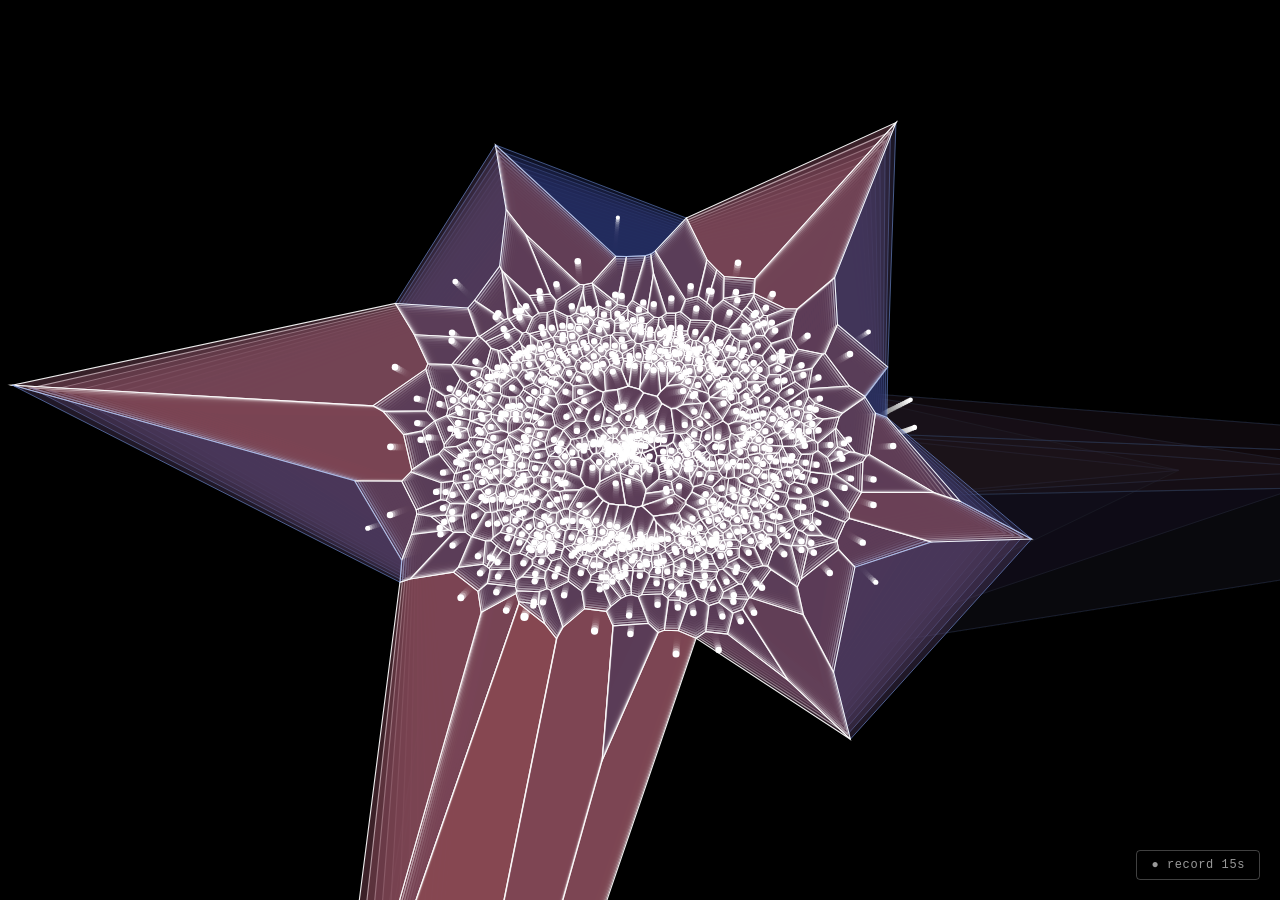
<file: particle-journey/index.html>
<!DOCTYPE html>
<html lang="en">
<head>
  <meta charset="UTF-8" />
  <meta name="viewport" content="width=device-width, initial-scale=1.0" />
  <title>Voronoi — Bloop</title>
  <link rel="stylesheet" href="style.css" />
</head>
<body>
  <canvas id="canvas"></canvas>

  <!-- Record button — bottom right -->
  <button id="rec-btn" onclick="toggleRecord()">● record  15s</button>

  <!-- HUD — top left, toggle with H -->
  <div id="hud" class="hud hidden">
    <div class="hud-row"><span>sites</span><span id="hud-sites">—</span></div>
    <div class="hud-row"><span>fps</span><span id="hud-fps">—</span></div>
  </div>

  <script src="voronoi.js"></script>
</body>
</html>
</file>
<file: particle-journey/style.css>
*, *::before, *::after { box-sizing: border-box; margin: 0; padding: 0; }

html, body {
  width: 100%; height: 100%;
  overflow: hidden;
  background: #000;
}

#canvas {
  display: block;
  width: 100%; height: 100%;
  cursor: crosshair;
}

/* ---- record button ---- */
#rec-btn {
  position: absolute;
  bottom: 20px;
  right: 20px;
  background: transparent;
  border: 1px solid rgba(255,255,255,0.25);
  color: rgba(255,255,255,0.6);
  font-family: 'Courier New', monospace;
  font-size: 12px;
  padding: 7px 14px;
  border-radius: 4px;
  cursor: pointer;
  letter-spacing: 0.05em;
  transition: color 0.2s, border-color 0.2s;
}
#rec-btn:hover {
  color: #fff;
  border-color: rgba(255,255,255,0.6);
}

/* ---- HUD ---- */
.hud {
  position: absolute;
  top: 16px; left: 16px;
  font-family: 'Courier New', monospace;
  font-size: 11px;
  color: rgba(255,255,255,0.4);
  pointer-events: none;
  line-height: 1.9;
}
.hud.hidden { display: none; }
.hud-row { display: flex; gap: 16px; }
.hud-row span:last-child { color: rgba(255,255,255,0.75); }
</file>
